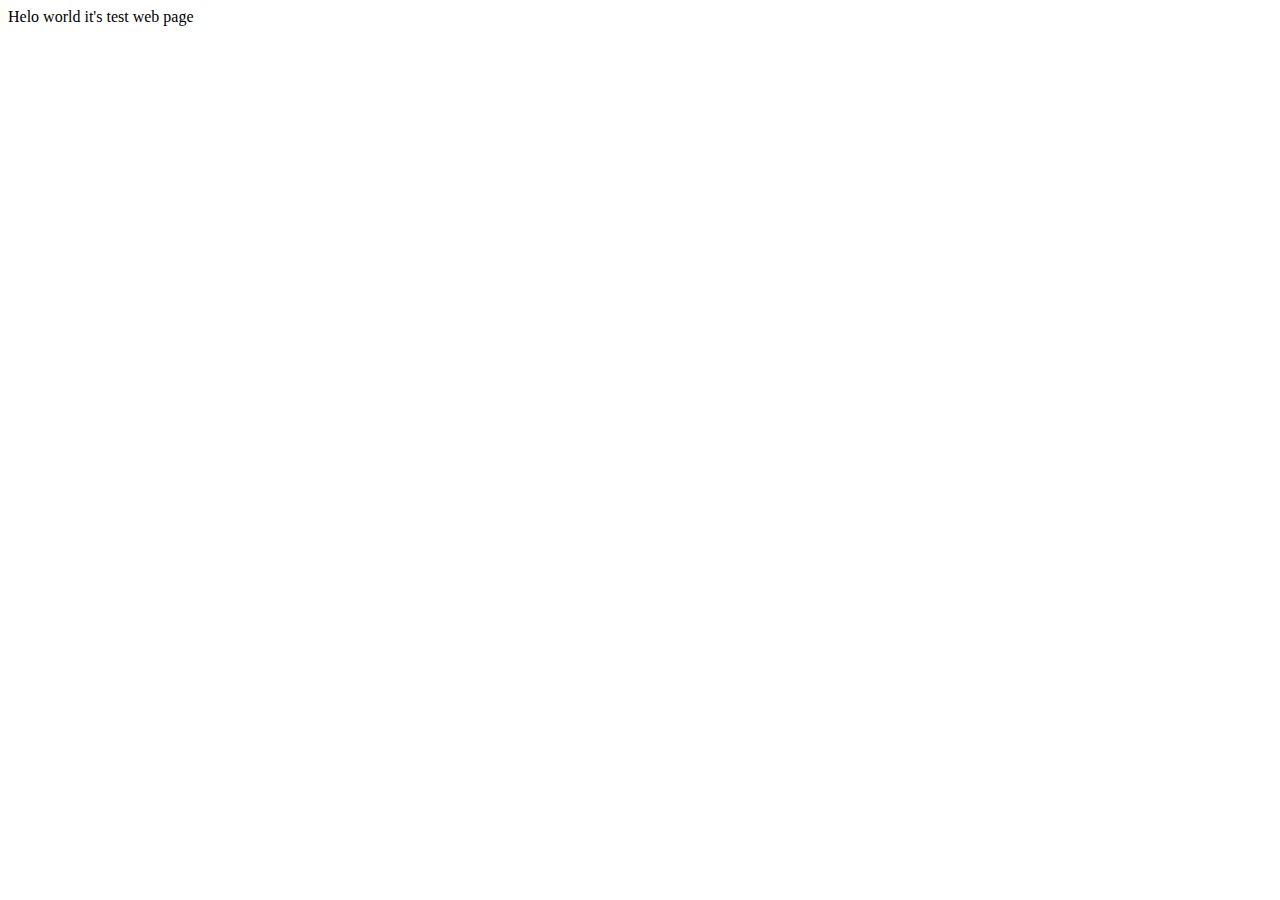
<file: pages/second-page/index.html>
<!DOCTYPE html>
<html lang="en">
<head>
    <meta charset="UTF-8">
    <meta http-equiv="X-UA-Compatible" content="IE=edge">
    <meta name="viewport" content="width=device-width, initial-scale=1.0">
    <title>Document</title>
</head>
<body>
    Helo world it's test web page
</body>
</html>
</file>
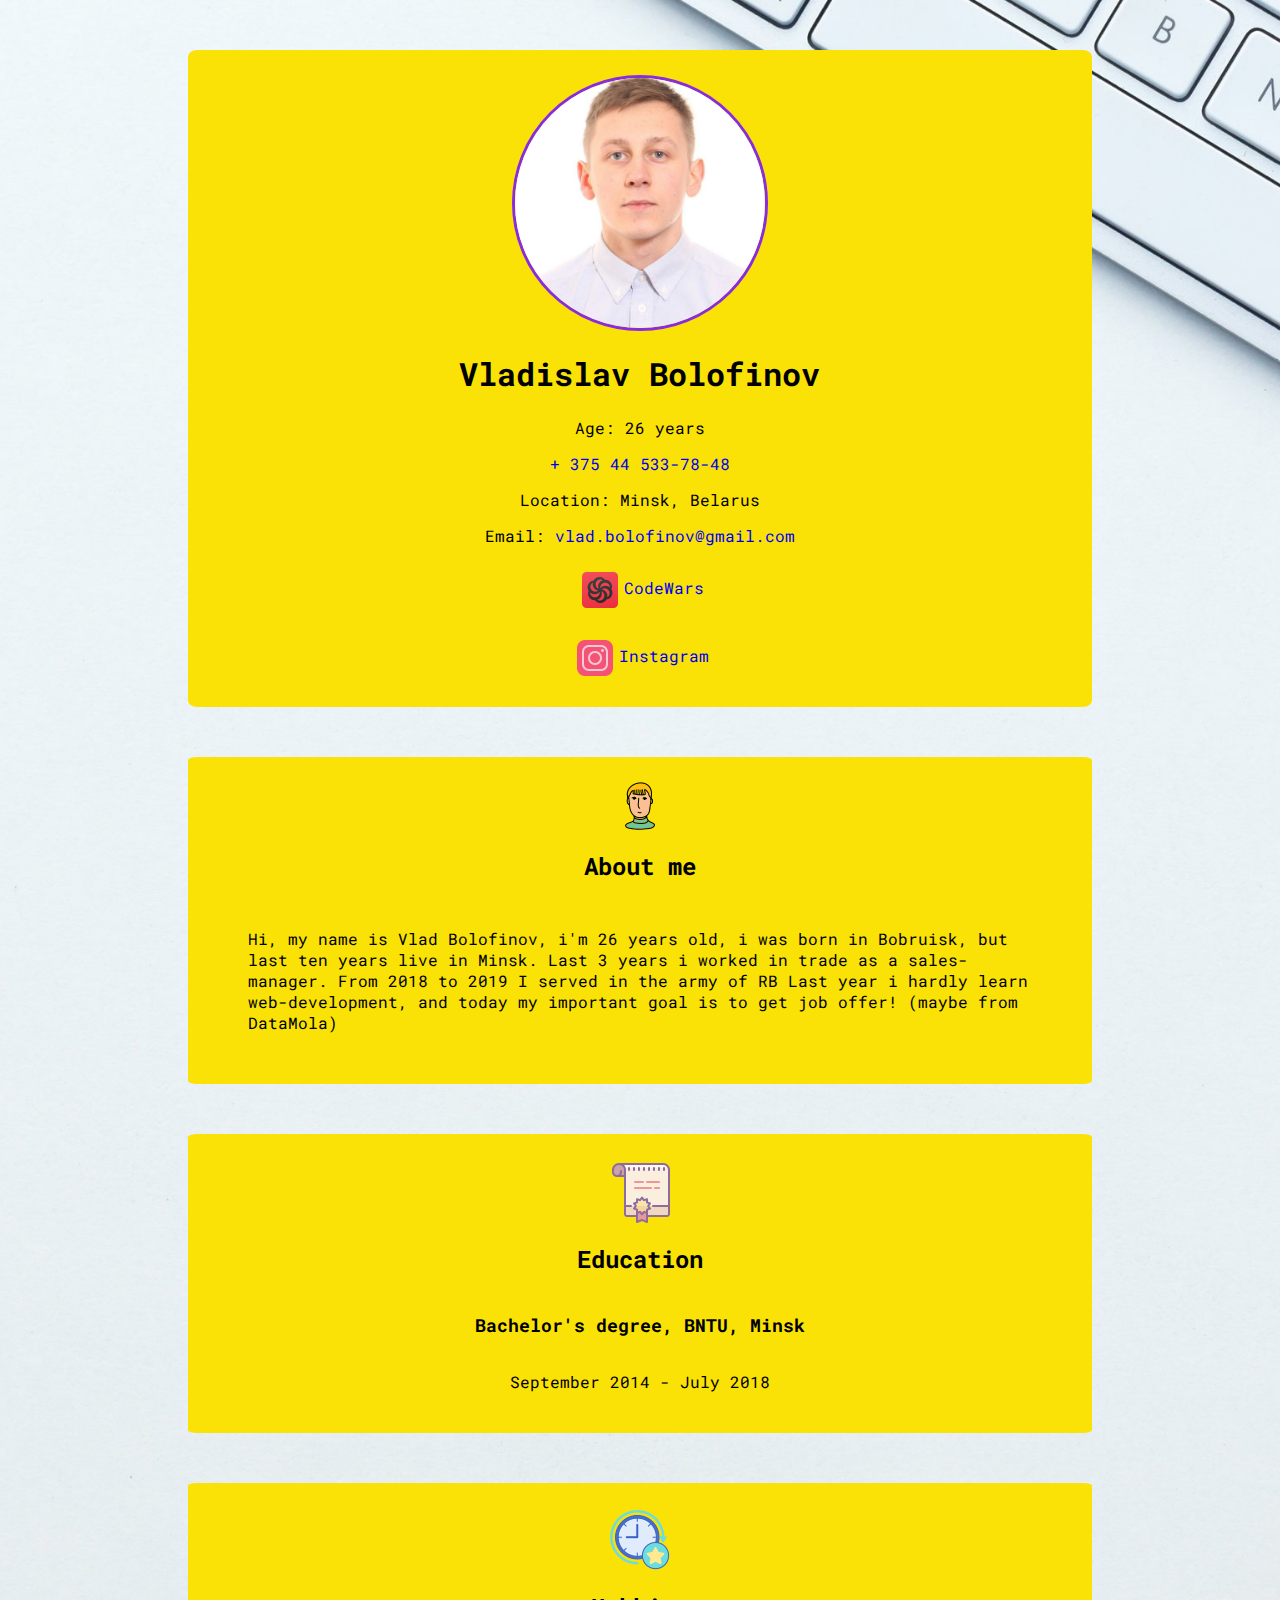
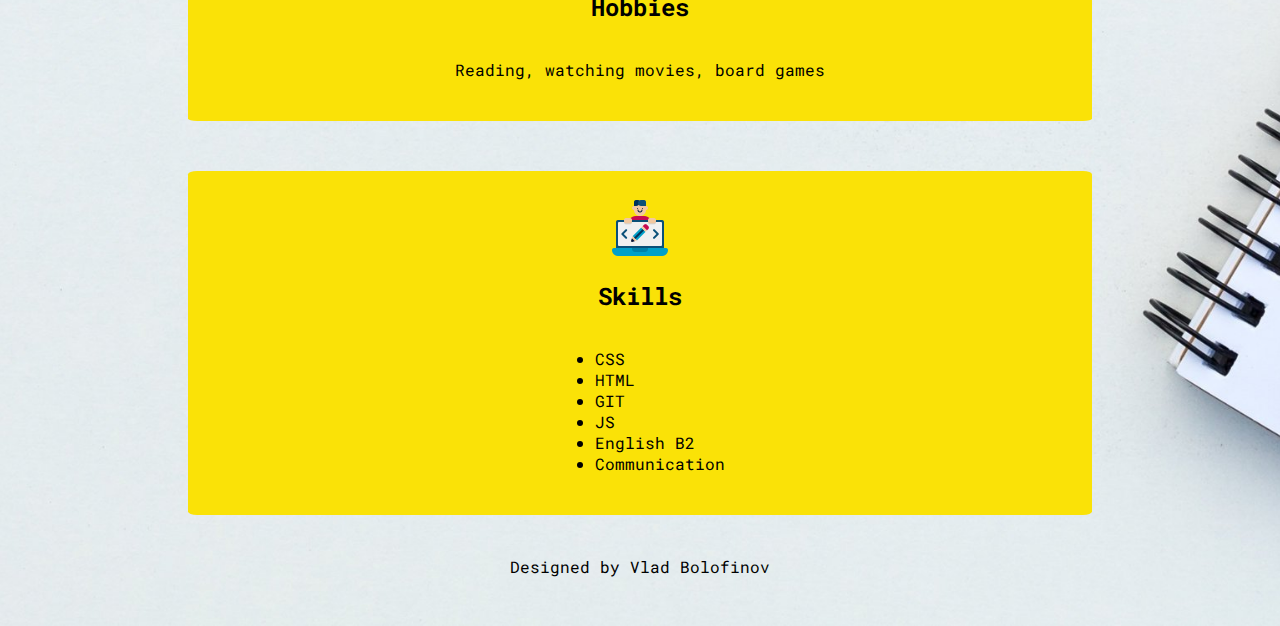
<file: CV-project/pages/main/index.html>
<!doctype html>
<html lang="en">
<head>
    <meta charset="UTF-8">
    <meta name="viewport" content="width=device-width, user-scalable=no, initial-scale=1.0, maximum-scale=1.0, minimum-scale=1.0">
    <meta http-equiv="X-UA-Compatible" content="ie=edge">
    <meta name="description" content="page about animals">
    <meta name="author" content="Vlad_B">
    <title>Test-CV Vlad B</title>
    <link type="Image/x-icon" href="favicon.png" rel="icon">
    <link href="https://fonts.googleapis.com/css2?family=Roboto+Mono:wght@300;400;700&display=swap" type="text/css" rel="stylesheet">
    <link rel="stylesheet" type="text/css" href="style.css">
</head>
<body>
    <main>
        <header>
            <div class="container">
                <img class="avatar" src="../../assets/img/ava.jpg" alt="avatar">
                <h1 class="name">Vladislav Bolofinov</h1>
                <span class="age">Age: 26 years</span>
                <a class="info-about" href="tel:+375445337848">+ 375 44 533-78-48</a>
                <span class="location info-about">Location: Minsk, Belarus</span>
                <span class="mail info-about">Email:
                    <a href="mailto:vlad.bolofinov@gmail.com">vlad.bolofinov@gmail.com</a>
                </span>
                <div class="wrapper info-about">
                        <img class="wrapper-img" src="../../assets/img/icons/codewars-icon.png" alt="codewars-icon">
                        <a class="codewars-link" target="_blank" href="https://www.codewars.com/users/vladbolofinov">
                        <p>CodeWars</p></a>
                </div>
                <div class="wrapper info-about">
                    <img class="wrapper-img" src="../../assets/img/icons/instagram-icon.png" alt="instagram-icon">
                    <a class="inst-link" target="_blank" href="https://www.instagram.com/vlad_bolofinov/">
                        <p>Instagram</p>
                    </a>
                </div>
            </div>
        </header>
        <section class="middle-data">
            <div class="container">
                <img class="img-icon" src="../../assets/img/icons/user-icon.png" alt="my-user-icon">
                <h2>About me</h2>
                <p class="about-me"> Hi, my name is Vlad Bolofinov, i'm 26 years old, i was born in Bobruisk, but last ten years live in Minsk.
                    Last 3 years i worked in trade as a sales-manager.
                    From 2018 to 2019 I served in the army of RB
                    Last year i hardly learn web-development, and today my important goal is to get job offer! (maybe from DataMola)
                </p>
            </div>
            <div class="container">
                <img class="img-icon" src="../../assets/img/icons/education-icon.png" alt="education-icon">
                <h2>Education</h2>
                <p class="education">Bachelor's degree, BNTU, Minsk</p>
                <p class="education-time">September 2014 - July 2018</p>
            </div>
            <div class="container">
                <img class="img-icon" src="../../assets/img/icons/hobbies-icon.png" alt="hobbies-icon">
                <h2 class="hobbies">Hobbies</h2>
                <p class="hobbies-info">Reading, watching movies, board games</p>
            </div>
            <div class="container">
                <img class="img-icon" src="../../assets/img/icons/skills-icon.png" alt="skills-icon">
                <h2 class="skills">Skills</h2>
                <ul>
                    <li>CSS</li>
                    <li>HTML</li>
                    <li>GIT</li>
                    <li>JS</li>
                    <li>English B2</li>
                    <li>Communication</li>
                </ul>
            </div>
        </section>
        <footer>
            <div class="container">
                <p>Designed by Vlad Bolofinov</p>
            </div>
        </footer>
    </main>
</body>
</html>
</file>
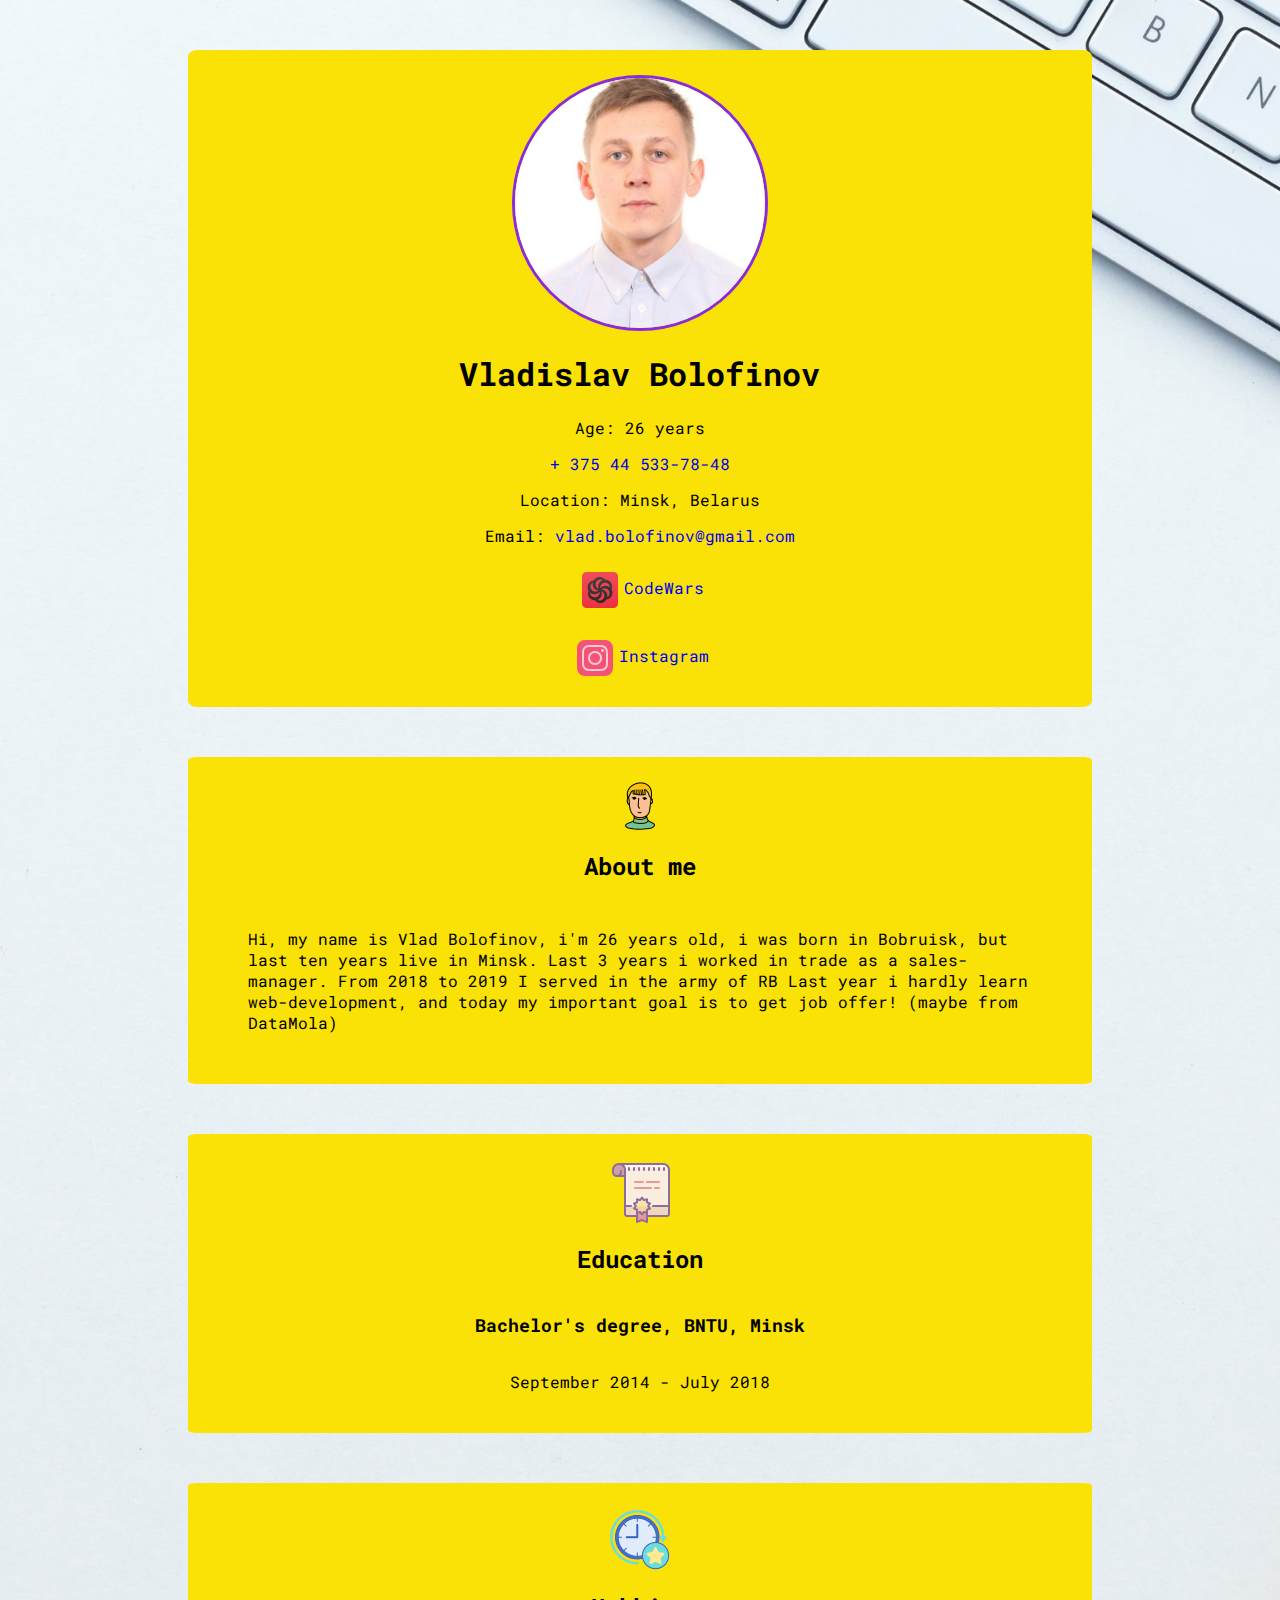
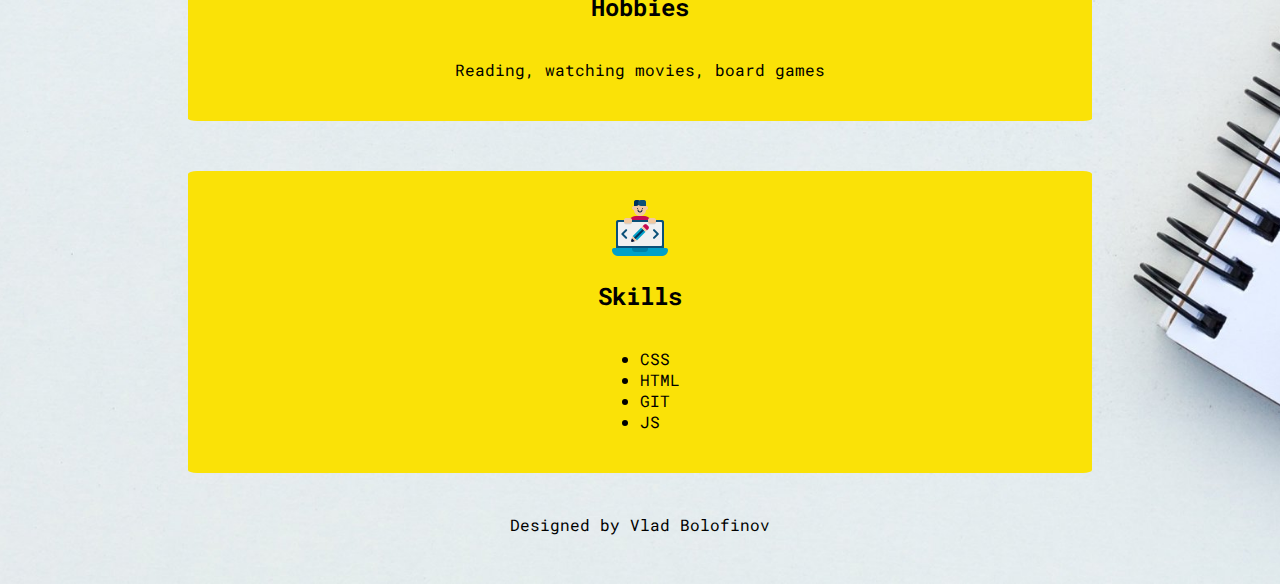
<file: online-zoo/pages/main/index.html>
<!doctype html>
<html lang="en">
<head>
    <meta charset="UTF-8">
    <meta name="viewport" content="width=device-width, user-scalable=no, initial-scale=1.0, maximum-scale=1.0, minimum-scale=1.0">
    <meta http-equiv="X-UA-Compatible" content="ie=edge">
    <meta name="description" content="page about animals">
    <meta name="author" content="Vlad_B">
    <title>Test-CV Vlad B</title>
    <link type="Image/x-icon" href="favicon.png" rel="icon">
    <link href="https://fonts.googleapis.com/css2?family=Roboto+Mono:wght@300;400;700&display=swap" type="text/css" rel="stylesheet">
    <link rel="stylesheet" type="text/css" href="style.css">
</head>
<body>
    <main>
        <header>
            <div class="container">
                <img class="avatar" src="../../assets/img/ava.jpg" alt="avatar">
                <h1 class="name">Vladislav Bolofinov</h1>
                <span class="age">Age: 26 years</span>
                <a class="info-about" href="tel:+375445337848">+ 375 44 533-78-48</a>
                <span class="location info-about">Location: Minsk, Belarus</span>
                <span class="mail info-about">Email:
                    <a href="mailto:vlad.bolofinov@gmail.com">vlad.bolofinov@gmail.com</a>
                </span>
                <div class="wrapper info-about">
                        <img class="wrapper-img" src="../../assets/img/icons/codewars-icon.png" alt="codewars-icon">
                        <a class="codewars-link" target="_blank" href="https://www.codewars.com/users/vladbolofinov">
                        <p>CodeWars</p></a>
                </div>
                <div class="wrapper info-about">
                    <img class="wrapper-img" src="../../assets/img/icons/instagram-icon.png" alt="instagram-icon">
                    <a class="inst-link" target="_blank" href="https://www.instagram.com/vlad_bolofinov/">
                        <p>Instagram</p>
                    </a>
                </div>
            </div>
        </header>

        <section class="middle-data">
            <div class="container">
                <img class="img-icon" src="../../assets/img/icons/user-icon.png" alt="my-user-icon">
                <h2>About me</h2>
                <p class="about-me"> Hi, my name is Vlad Bolofinov, i'm 26 years old, i was born in Bobruisk, but last ten years live in Minsk.
                    Last 3 years i worked in trade as a sales-manager.
                    From 2018 to 2019 I served in the army of RB
                    Last year i hardly learn web-development, and today my important goal is to get job offer! (maybe from DataMola)
                </p>
            </div>

            <div class="container">
                <img class="img-icon" src="../../assets/img/icons/education-icon.png" alt="education-icon">
                <h2>Education</h2>
                <p class="education">Bachelor's degree, BNTU, Minsk</p>
                <p class="education-time">September 2014 - July 2018</p>
            </div>
            <div class="container">
                <img class="img-icon" src="../../assets/img/icons/hobbies-icon.png" alt="hobbies-icon">
                <h2 class="hobbies">Hobbies</h2>
                <p class="hobbies-info">Reading, watching movies, board games</p>
            </div>
            <div class="container">
                <img class="img-icon" src="../../assets/img/icons/skills-icon.png" alt="skills-icon">
                <h2 class="skills">Skills</h2>
                <ul>
                    <li>CSS</li>
                    <li>HTML</li>
                    <li>GIT</li>
                    <li>JS</li>
                </ul>
            </div>
        </section>
        <footer>
            <div class="container">
                <p>Designed by Vlad Bolofinov</p>
            </div>
        </footer>
    </main>
</body>
</html>
</file>
<file: CV-project/pages/main/style.css>
:root {
    --main-color: #fae207;
  }

body {
    background: url('../../assets/img/bg/background-img.jpg') center center/cover no-repeat;
}

.container {
    margin: 0 auto;
    width: 70%;
    font-family: 'Roboto Mono', monospace;
}

header .container {
    display: flex;
    flex-direction: column;
    align-items: center;
    margin-top: 50px;
    background-color: var(--main-color);
    border-radius: 1%;
    padding: 25px 10px;   
}

header .container .wrapper {
    display: flex;
    flex-direction: row;
    align-items: flex-end;
}

header .container .wrapper .wrapper-img {
    width: 48px;
    height: 48px;
}

.middle-data .container {
    display: flex;
    flex-direction: column;
    align-items: center;
    margin-top: 50px;
    background-color:var(--main-color);
    border-radius: 1%;
    padding: 25px 10px;
}

.avatar {
    width: 250px;
    height: 250px;
    border-radius: 50%;
    border: solid 3px;
    border-color: blueviolet;
    -webkit-transition: -webkit-transform .8s ease-in-out;
    transition: transform .8s ease-in-out;
}
  .avatar:hover {
    -webkit-transform: rotate(360deg);
    transform: rotate(360deg); 
  }

.info-about {
    margin-top: 15px;
}

.education {
    font-size: 18px;
    font-weight: 900;
}

.about-me {
    padding: 10px 50px;
}

h2:hover {
    color: #FF5733;
}

a {
    text-decoration: none;
}

a:hover {
    transition: all .3s;
    color: #f9804b;
}

a:visited {
    color:black;
    text-decoration: none;
}

.img-icon {
    transition: 1s; 
}

.img-icon:hover {
    transform: scale(1.2);
}

footer .container {
    padding: 25px 0px;
    text-align: center;
}

@media (min-device-width: 320px) and (max-device-width: 568px) {
    h1 {
        font-size: 1.2em;
    }
    
    .info-about {
        font-size: 12px;
    }
    
    .avatar {
        width: 220px;
        height: 220px;
    }
    
    .about-me {
        padding: 0px 10px;
    }
    
    .education {
        text-align: center;
        font-size: 16px;
    }
    
    .education-time {
        font-size: 14px;
    }
    
    .hobbies-info {
        font-size: 14px;
        text-align: center;
    }
}
</file>
<file: online-zoo/pages/main/style.css>
:root {
    --main-color: #fae207;
  }

body {
    background: url('../../assets/img/bg/background-img.jpg') center center/cover no-repeat;
}

.container {
    margin: 0 auto;
    width: 70%;
    font-family: 'Roboto Mono', monospace;
}

header .container {
    display: flex;
    flex-direction: column;
    align-items: center;
    margin-top: 50px;
    background-color: var(--main-color);
    border-radius: 1%;
    padding: 25px 10px;   
}

header .container .wrapper {
    display: flex;
    flex-direction: row;
    align-items: flex-end;
}

header .container .wrapper .wrapper-img {
    width: 48px;
    height: 48px;
}

.middle-data .container {
    display: flex;
    flex-direction: column;
    align-items: center;
    margin-top: 50px;
    background-color:var(--main-color);
    border-radius: 1%;
    padding: 25px 10px;
}

.avatar {
    width: 250px;
    height: 250px;
    border-radius: 50%;
    border: solid 3px;
    border-color: blueviolet;
    -webkit-transition: -webkit-transform .8s ease-in-out;
    transition: transform .8s ease-in-out;
}
  .avatar:hover {
    -webkit-transform: rotate(360deg);
    transform: rotate(360deg); 
  }

.info-about {
    margin-top: 15px;
}

.education {
    font-size: 18px;
    font-weight: 900;
}

.about-me {
    padding: 10px 50px;
}

h2:hover {
    color: #FF5733;
}

a {
    text-decoration: none;
}

a:hover {
    transition: all .3s;
    color: #f9804b;
}

a:visited {
    color:black;
    text-decoration: none;
}

.img-icon {
    transition: 1s; 
}

.img-icon:hover {
    transform: scale(1.2);
}

footer .container {
    padding: 25px 0px;
    text-align: center;
}

@media (min-device-width: 320px) and (max-device-width: 568px) {
    h1 {
        font-size: 1.2em;
    }
    
    .info-about {
        font-size: 12px;
    }
    
    .avatar {
        width: 220px;
        height: 220px;
    }
    
    .about-me {
        padding: 0px 10px;
    }
    
    .education {
        text-align: center;
        font-size: 16px;
    }
    
    .education-time {
        font-size: 14px;
    }
    
    .hobbies-info {
        font-size: 14px;
        text-align: center;
    }
}
</file>
